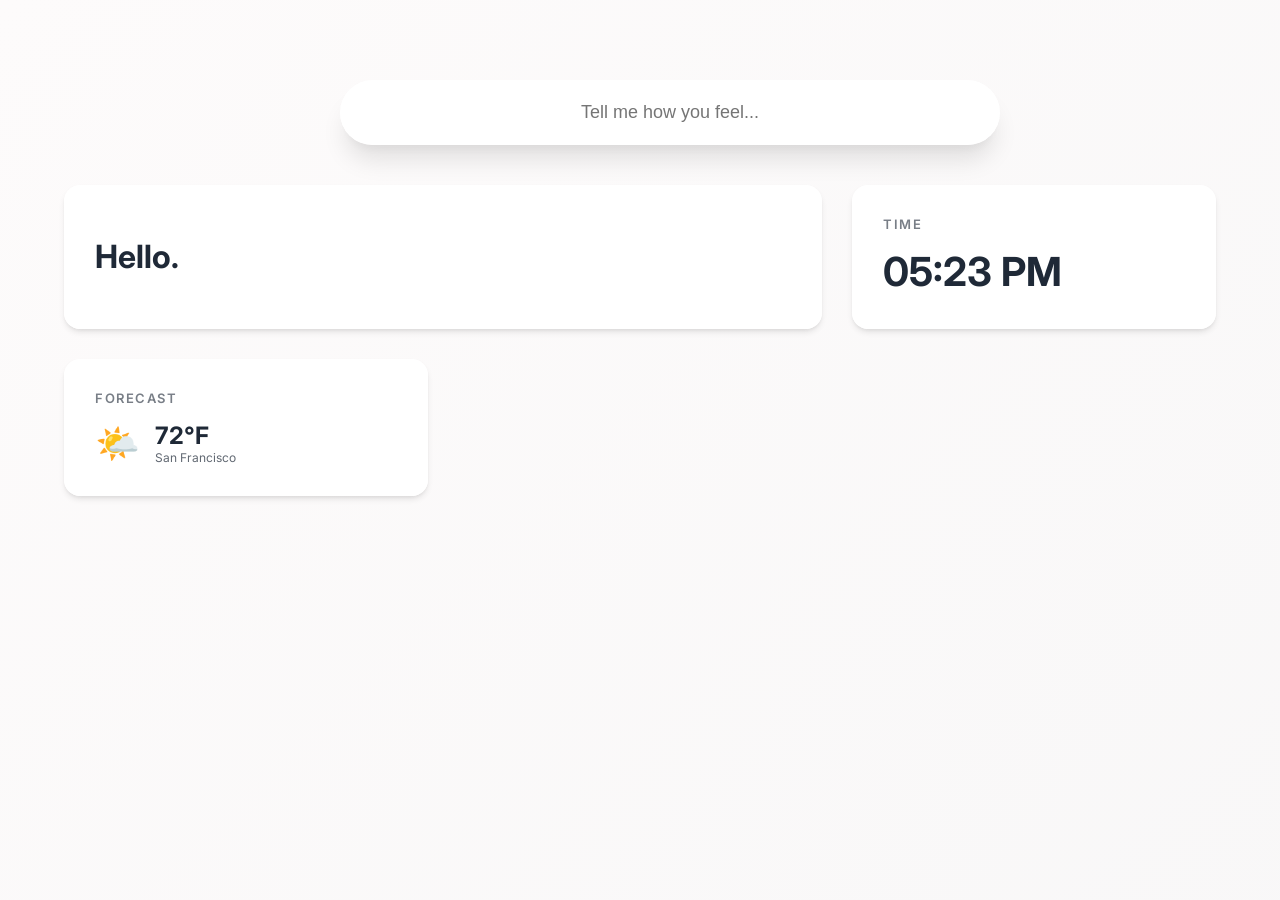
<file: index.html>
<!DOCTYPE html>
<html lang="en">
<head>
    <meta charset="UTF-8">
    <meta name="viewport" content="width=device-width, initial-scale=1.0">
    <title>Transit</title>
    <link rel="stylesheet" href="style.css">
</head>
<body>

    
    <div class="input-section">
        <input type="text" id="user-input" placeholder="Tell me how you feel...">
    </div>

    <!-- The UI will be here by  js-->
    <div id="app-container"></div>

    <script src="app.js"></script>
</body>
</html>
</file>
<file: style.css>
@import url('https://fonts.googleapis.com/css2?family=Inter:wght@300;400;600&family=JetBrains+Mono:wght@400;700&family=Patrick+Hand&family=Orbitron:wght@500;900&family=Lora:ital@0;1&display=swap');

:root {
    --bg-gradient: linear-gradient(135deg, #fdfbfb 0%, #ebedee 100%);
    --text-color: #1f2937;
    --card-bg: rgba(255, 255, 255, 0.9);
    --card-border: 1px solid rgba(255, 255, 255, 0.6);
    --accent-color: #3b82f6;
    --font-family: 'Inter', sans-serif;
    --radius: 16px;
    --shadow: 0 4px 6px -1px rgba(0, 0, 0, 0.1), 0 2px 4px -1px rgba(0, 0, 0, 0.06);
}

body {
    background: var(--bg-gradient);
    background-size: 400% 400%;
    animation: gradientBG 20s ease infinite;
    color: var(--text-color);
    font-family: var(--font-family);
    margin: 0;
    min-height: 100vh;
    display: flex;
    flex-direction: column;
    align-items: center;
    transition: all 0.8s cubic-bezier(0.25, 0.8, 0.25, 1);
}

@keyframes gradientBG {
    0% { background-position: 0% 50%; }
    50% { background-position: 100% 50%; }
    100% { background-position: 0% 50%; }
}

.input-section {
    width: 100%;
    max-width: 600px;
    margin-top: 80px;
    position: relative;
    z-index: 10;
}

input[type="text"] {
    width: 100%;
    padding: 22px 30px;
    border: none;
    border-radius: 50px;
    background: rgba(255, 255, 255, 0.95);
    backdrop-filter: blur(12px);
    font-size: 18px;
    box-shadow: 0 20px 25px -5px rgba(0, 0, 0, 0.1), 0 10px 10px -5px rgba(0, 0, 0, 0.04);
    outline: none;
    transition: all 0.3s ease;
    text-align: center;
    color: var(--text-color);
}

input[type="text"]:focus {
    transform: translateY(-2px);
    box-shadow: 0 25px 50px -12px rgba(0, 0, 0, 0.25);
}

#app-container {
    width: 90%;
    max-width: 1200px;
    margin-top: 40px;
    display: grid;
    grid-template-columns: repeat(auto-fit, minmax(300px, 1fr));
    gap: 30px;
    padding-bottom: 80px;
    perspective: 1000px; 
}

.card {
    background: var(--card-bg);
    padding: 30px;
    border-radius: var(--radius);
    border: var(--card-border);
    backdrop-filter: blur(10px);
    box-shadow: var(--shadow);
    transition: all 0.5s cubic-bezier(0.4, 0, 0.2, 1);
    display: flex;
    flex-direction: column;
    gap: 15px;
    position: relative;
    overflow: hidden;
}

.card:hover {
    transform: translateY(-8px);
    box-shadow: 0 20px 25px -5px rgba(0, 0, 0, 0.1), 0 10px 10px -5px rgba(0, 0, 0, 0.04);
}

.card h3 {
    margin: 0;
    font-size: 13px;
    text-transform: uppercase;
    letter-spacing: 1.5px;
    opacity: 0.6;
    font-weight: 600;
}

body.vibe-zen {
    --bg-gradient: linear-gradient(120deg, #fdfbfb 0%, #ebedee 100%);
    --card-bg: rgba(255, 255, 255, 0.8);
    --text-color: #5d5d81;
    --radius: 40px;
    --font-family: 'Inter', sans-serif;
}
body.vibe-zen .card { box-shadow: 0 10px 40px -10px rgba(93, 93, 129, 0.1); }

body.vibe-beast {
    --bg-gradient: linear-gradient(to right, #000000, #0f0f0f);
    --text-color: #00ff41;
    --card-bg: rgba(10, 10, 10, 0.9);
    --card-border: 1px solid #333;
    --radius: 2px;
    --font-family: 'JetBrains Mono', monospace;
}
body.vibe-beast input[type="text"] { background: #111; color: #00ff41; border: 1px solid #333; }
body.vibe-beast .card { border-left: 3px solid #00ff41; }

body.vibe-creative {
    --bg-gradient: linear-gradient(to top, #fff1eb 0%, #ace0f9 100%);
    --text-color: #2d3748;
    --radius: 20px;
    --font-family: 'Patrick Hand', cursive;
}
body.vibe-creative .card {
    border: 2px dashed #cbd5e0;
    box-shadow: 8px 8px 0px rgba(0,0,0,0.05);
    transform: rotate(-1deg);
}
body.vibe-creative .card:hover { transform: scale(1.05) rotate(0deg); }

body.vibe-cyber {
    --bg-gradient: linear-gradient(45deg, #120458, #ff0099);
    --text-color: #00f3ff;
    --card-bg: rgba(18, 4, 88, 0.8);
    --card-border: 2px solid #ff0099;
    --radius: 0px;
    --font-family: 'Orbitron', sans-serif;
}
body.vibe-cyber .card {
    box-shadow: 0 0 15px #ff0099, inset 0 0 10px rgba(0, 243, 255, 0.2);
    clip-path: polygon(0 0, 100% 0, 100% 85%, 95% 100%, 0% 100%);
}
body.vibe-cyber input[type="text"] {
    background: #000;
    color: #ff0099;
    border: 2px solid #00f3ff;
    border-radius: 0;
}

body.vibe-nature {
    --bg-gradient: linear-gradient(to bottom, #d4fc79 0%, #96e6a1 100%);
    --text-color: #1a472a;
    --card-bg: rgba(255, 255, 255, 0.6);
    --card-border: 1px solid #bcebad;
    --radius: 12px;
    --font-family: 'Lora', serif;
}
body.vibe-nature .card {
    background-image: url("data:image/svg+xml,%3Csvg width='6' height='6' viewBox='0 0 6 6' xmlns='http://www.w3.org/2000/svg'%3E%3Cg fill='%231a472a' fill-opacity='0.05' fill-rule='evenodd'%3E%3Cpath d='M5 0h1L0 6V5zM6 5v1H5z'/%3E%3C/g%3E%3C/svg%3E");
}
</file>
